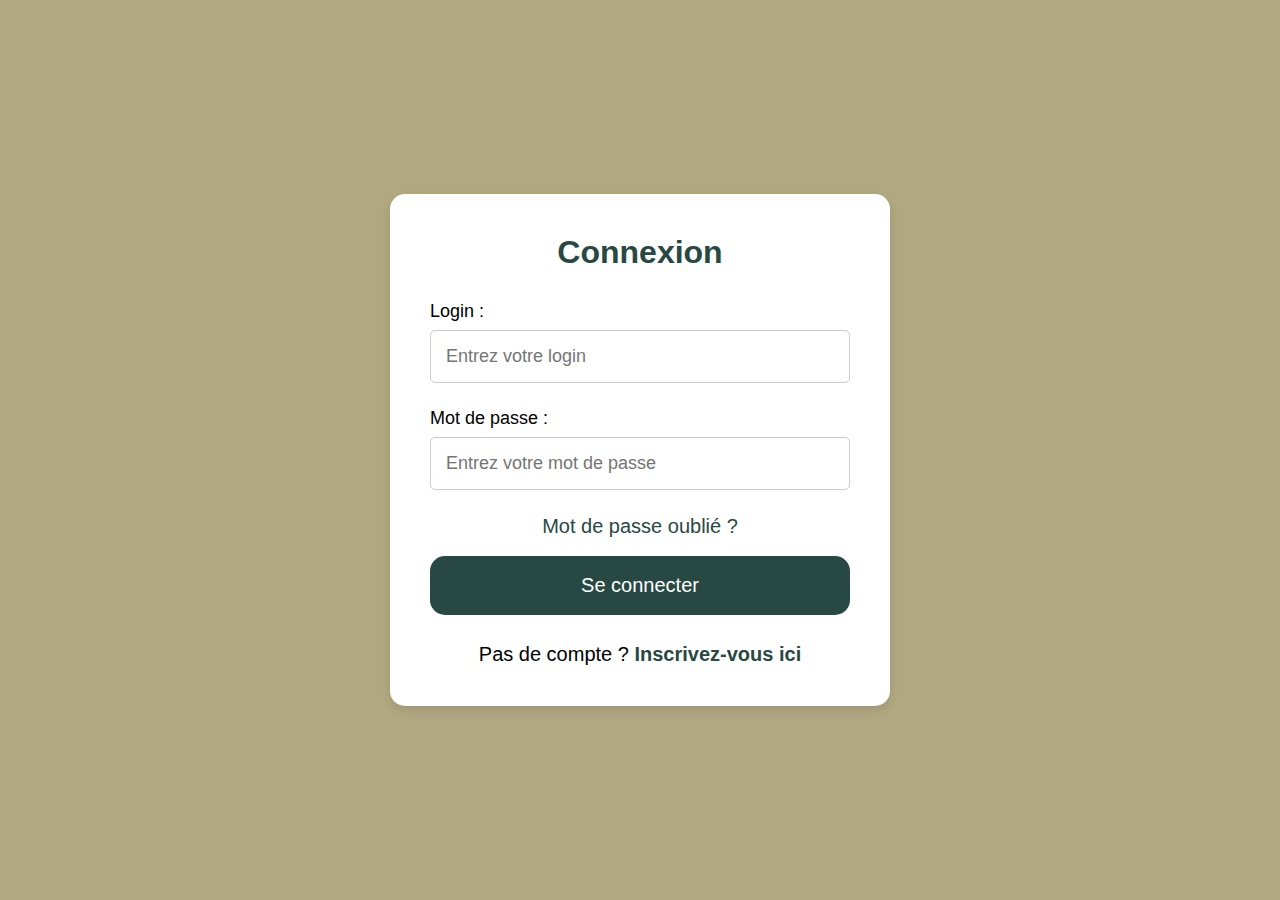
<file: site/login/index.html>
<!DOCTYPE html>
<html lang="fr">
<head>
    <meta charset="UTF-8">
    <title>Page de Connexion</title>
    <link rel="stylesheet" href="../ressources/style.css">
</head>
<body class="connexion">
<div class="login-form-container">
    <form class="login-form" action="login.php" method="POST">
        <h2>Connexion</h2>

        <div class="input-group">
            <label for="username">Login :</label>
            <input type="text" id="username" name="username" placeholder="Entrez votre login" required>
        </div>

        <div class="input-group">
            <label for="password">Mot de passe :</label>
            <input type="password" id="password" name="password" placeholder="Entrez votre mot de passe" required>
        </div>
        <div class="forgot-password">
            <a href="erreur.html">Mot de passe oublié ?</a>
        </div>

        <br>
        <button type="submit" class="btn-login">Se connecter</button>

        <br><br>
        <div class="sign-up-link">
            <p>Pas de compte ? <a href="../signup/index.html">Inscrivez-vous ici</a></p>
        </div>

    </form>
</div>
</body>
</html>
</file>
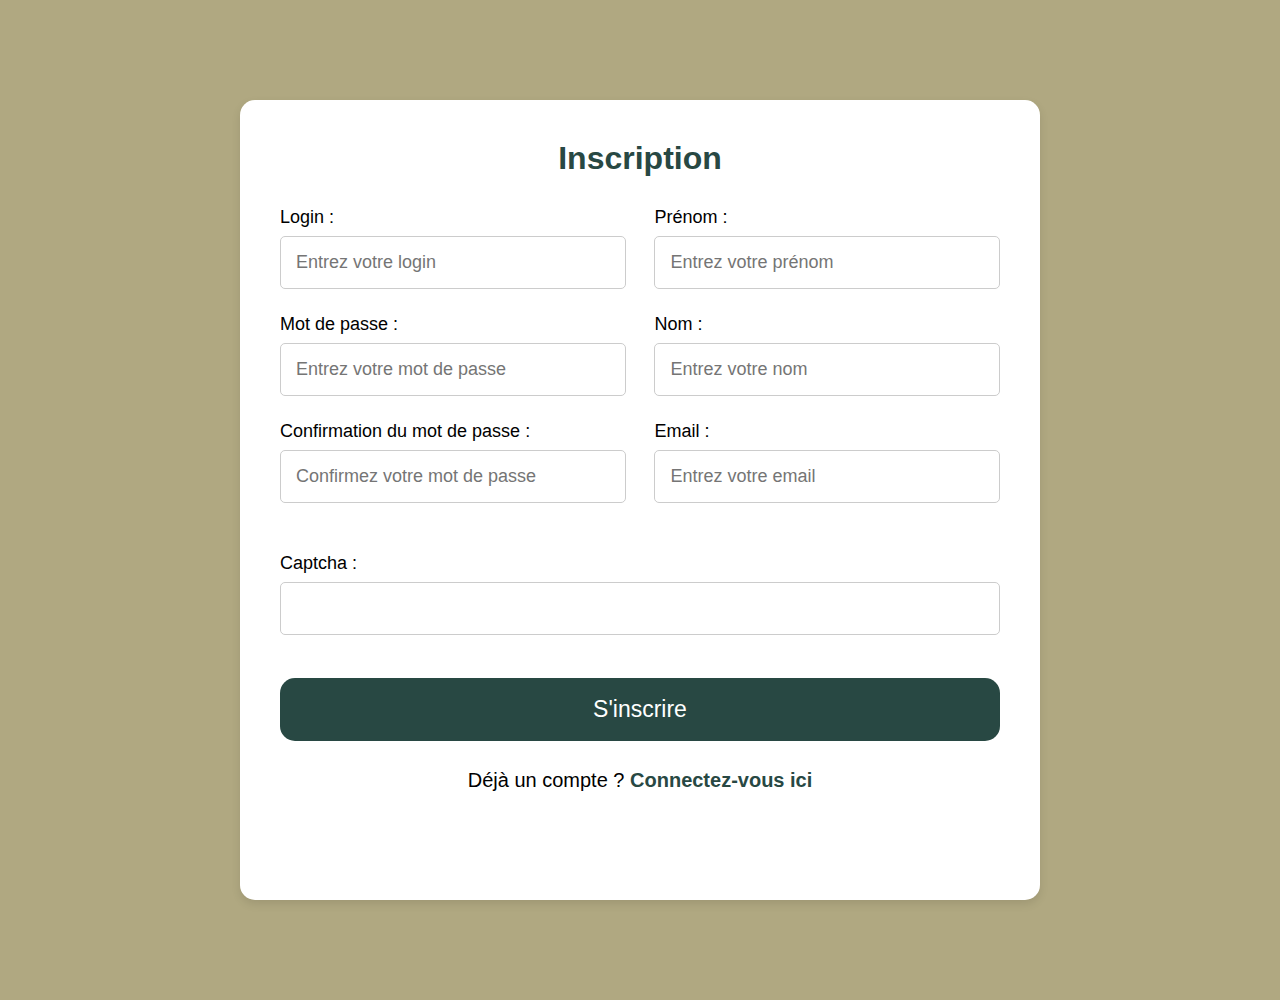
<file: site/signup/index.html>
<!DOCTYPE html>
<html lang="fr">
<head>
    <meta charset="UTF-8">
    <title>Page d'Inscription</title>
    <link rel="stylesheet" href="../ressources/style.css">
</head>
<body class="inscription">
<div class="signup-form-container">
    <form class="signup-form" action="signup.php" method="POST">
        <h2>Inscription</h2>
        <div class="form-content">
            <div class="left-column">
                <div class="input-group">
                    <label for="username">Login :</label>
                    <input type="text" id="username" name="username" placeholder="Entrez votre login" required>
                </div>

                <div class="input-group">
                    <label for="password">Mot de passe :</label>
                    <input type="password" id="password" name="password" placeholder="Entrez votre mot de passe" required>
                </div>

                <div class="input-group">
                    <label for="confirm-password">Confirmation du mot de passe :</label>
                    <input type="password" id="confirm-password" name="confirm-password" placeholder="Confirmez votre mot de passe" required>
                </div>
            </div>

            <div class="right-column">
                <div class="input-group">
                    <label for="first-name">Prénom :</label>
                    <input type="text" id="first-name" name="first-name" placeholder="Entrez votre prénom" required>
                </div>

                <div class="input-group">
                    <label for="last-name">Nom :</label>
                    <input type="text" id="last-name" name="last-name" placeholder="Entrez votre nom" required>
                </div>

                <div class="input-group">
                    <label for="email">Email :</label>
                    <input type="email" id="email" name="email" placeholder="Entrez votre email" required>
                </div>
            </div>
        </div>

        <div class="input-group captcha-group">
            <label for="captcha">Captcha :</label>
            <div class="captcha-container">
                <input type="text" id="captcha" name="captcha">
            </div>
        </div>

        <br>
        <button type="submit" class="btn-signup">S'inscrire</button>

        <br><br>
        <div class="login-link">
            <p>Déjà un compte ? <a href="../login/index.html">Connectez-vous ici</a></p>
        </div>
    </form>
</div>
</body>
</html>
</file>
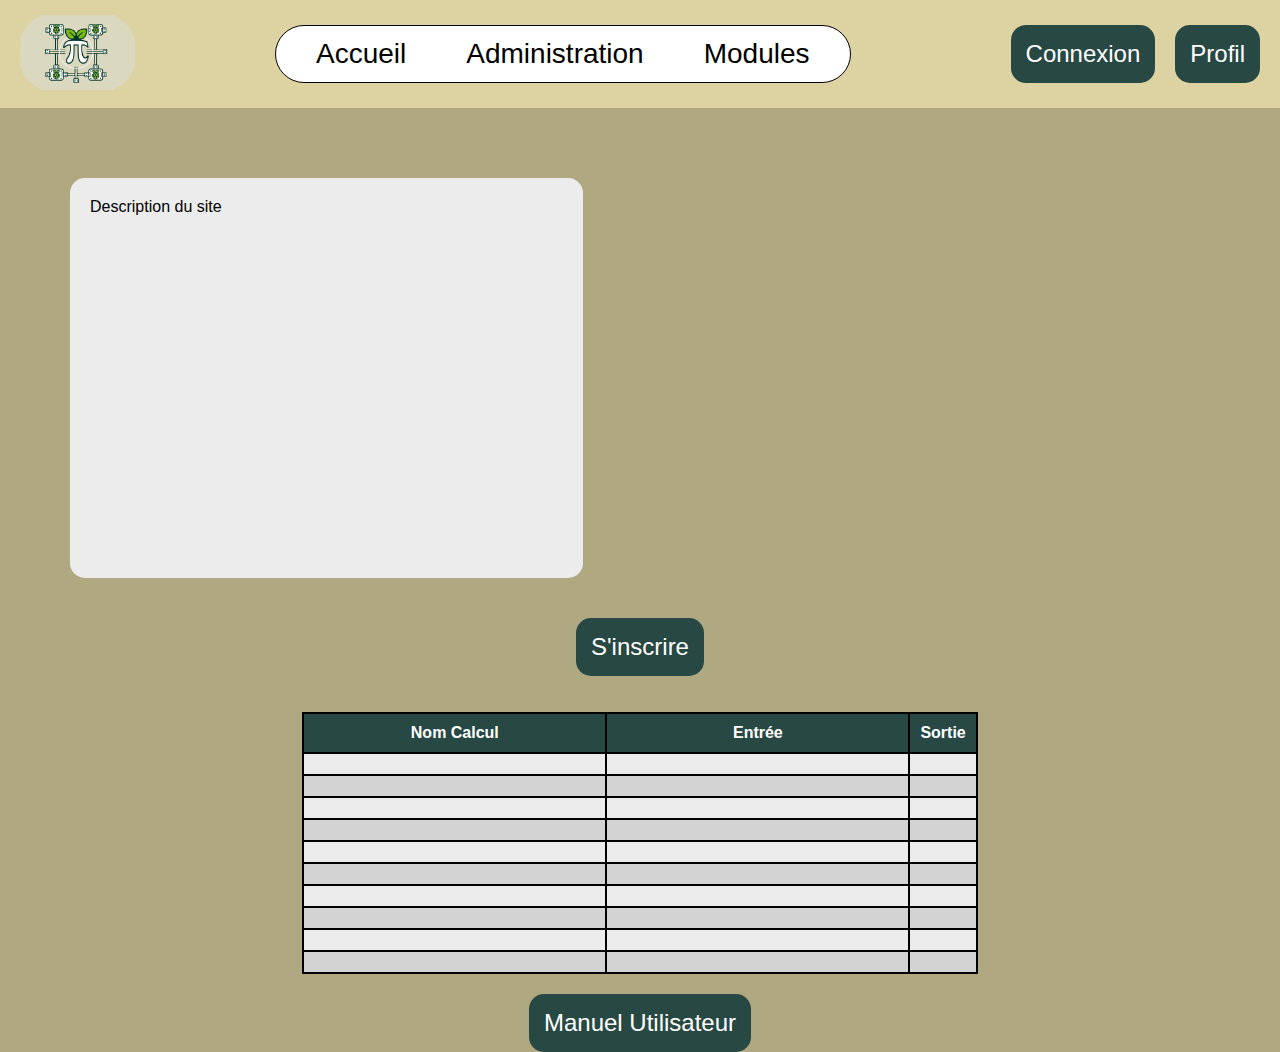
<file: docs/conception/conception_web/site_statique/index.html>
<!DOCTYPE html>
<html lang="fr">
<head>
    <meta charset="UTF-8">
    <title>Accueil</title>
    <link rel="stylesheet" href="ressources/style.css">
</head>
<body>
<header>
    <nav class="nav">
        <a href="#">
            <div class="logo">
                <img src="ressources/img/logo.png" alt="logo du site">
            </div>
        </a>
        <div class="menu">
            <a href="#">Accueil</a>
            <a href="administration/index.html">Administration</a>
            <a href="modules/index.html">Modules</a>
        </div>
        <div class="login">
            <a href="./login/index.html">Connexion</a>
            <a href="./profil/index.html">Profil</a>
        </div>
    </nav>
</header>

<div class="content">
    <div class="video-description">
        <div class="description">
            Description du site
        </div>
        <div class="video">
            <iframe width="560" height="315" src="https://www.youtube.com/" style="border: none;" allow="accelerometer; autoplay; encrypted-media; gyroscope; picture-in-picture" allowfullscreen></iframe>
        </div>
    </div>
</div>
<div class="signup-button">
    <a href="./signup/index.html" class="btn-inscription">S'inscrire</a>
</div>
<br><br>
<div class="ten_last_calcul">
    <table>
        <thead>
        <tr>
            <th>Nom Calcul</th>
            <th>Entrée</th>
            <th>Sortie</th>
        </tr>
        </thead>
        <tbody>
        <tr>
            <td></td>
            <td></td>
            <td></td>
        </tr>
        <tr>
            <td></td>
            <td></td>
            <td></td>
        </tr>
        <tr>
            <td></td>
            <td></td>
            <td></td>
        </tr>
        <tr>
            <td></td>
            <td></td>
            <td></td>
        </tr>
        <tr>
            <td></td>
            <td></td>
            <td></td>
        </tr>
        <tr>
            <td></td>
            <td></td>
            <td></td>
        </tr>
        <tr>
            <td></td>
            <td></td>
            <td></td>
        </tr>
        <tr>
            <td></td>
            <td></td>
            <td></td>
        </tr>
        <tr>
            <td></td>
            <td></td>
            <td></td>
        </tr>
        <tr>
            <td></td>
            <td></td>
            <td></td>
        </tr>
        </tbody>
    </table>
</div>

<div class="manual-button">
    <a href="#" class="btn-manual">Manuel Utilisateur</a>
</div>
<footer>

</footer>
</body>
</html>
</file>
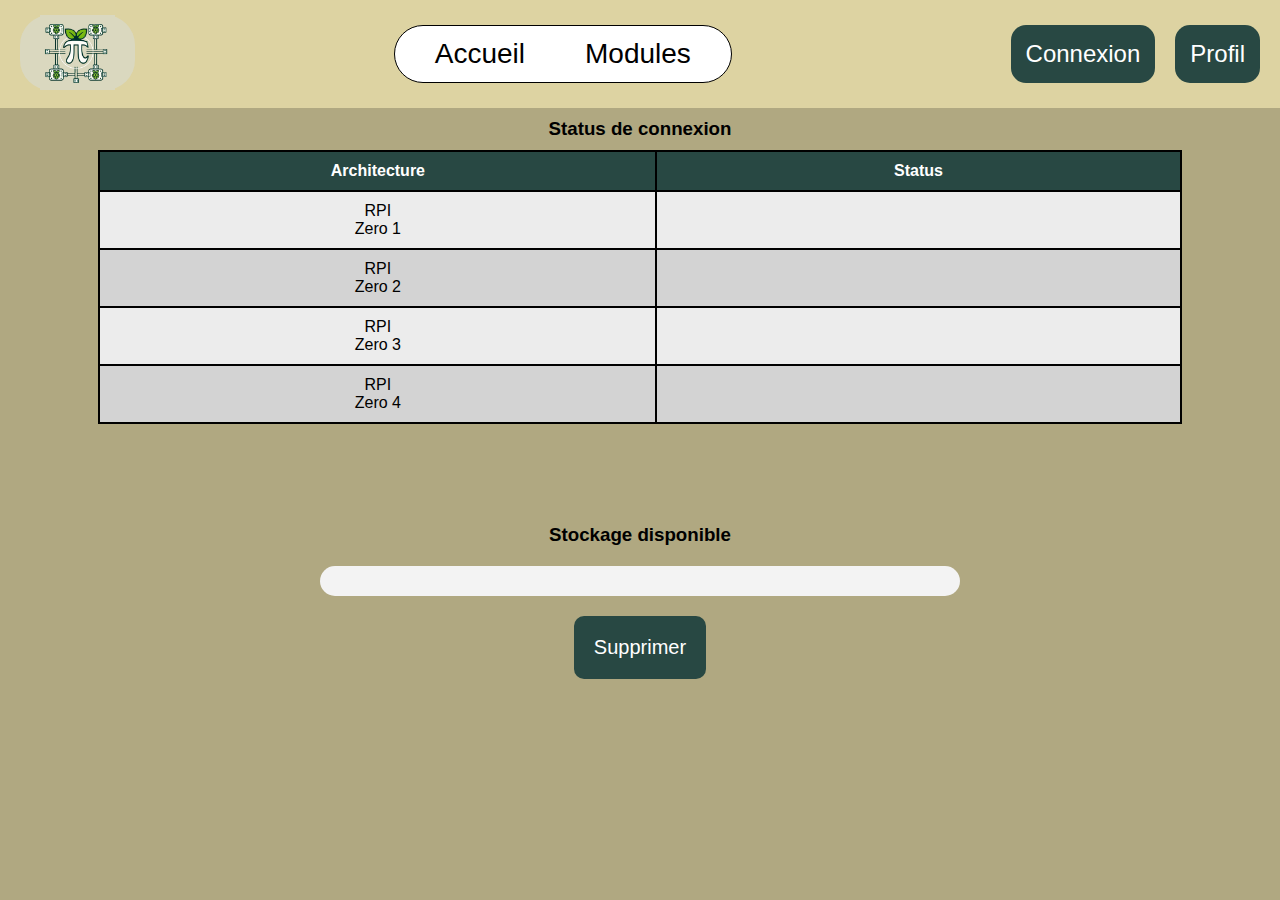
<file: docs/conception/conception_web/site_statique/administration/index.html>
<!DOCTYPE html>
<html lang="en">
<head>
    <meta charset="UTF-8">
    <title>Title</title>
    <link rel="stylesheet" href="../ressources/style.css">
</head>
<body>
    <header>
        <nav class="nav">
            <a href="../index.html">
                <div class="logo">
                    <img src="../ressources/img/logo.png" alt="logo du site">
                </div>
            </a>
            <div class="menu">
                <a href="../index.html">Accueil</a>
                <a href="../modules/index.html">Modules</a>
            </div>
            <div class="login">
                <a href="./login/index.html">Connexion</a>
                <a href="../profil/index.html">Profil</a>
            </div>
        </nav>
    </header>
    <div class="connexion-state">
        <h3>Status de connexion</h3>
        <div class="table">
            <table>
                <thead>
                    <tr>
                        <th>Architecture</th>
                        <th>Status</th>
                    </tr>
                </thead>
                <tbody>
                    <tr>
                        <td>RPI Zero 1</td>
                        <td></td>
                    </tr>
                    <tr>
                        <td>RPI Zero 2</td>
                        <td></td>
                    </tr>
                    <tr>
                        <td>RPI Zero 3</td>
                        <td></td>
                    </tr>
                    <tr>
                        <td>RPI Zero 4</td>
                        <td></td>
                    </tr>
                </tbody>
            </table>
        </div>
    </div>
    <div class="stockage">
        <h3 class="stockage">Stockage disponible</h3>
        <div class="progress-container">
            <div class="progress-bar" id="progressBar"></div>
        </div>
        <a href="#">Supprimer</a>
    </div>
</body>
</html>
</file>
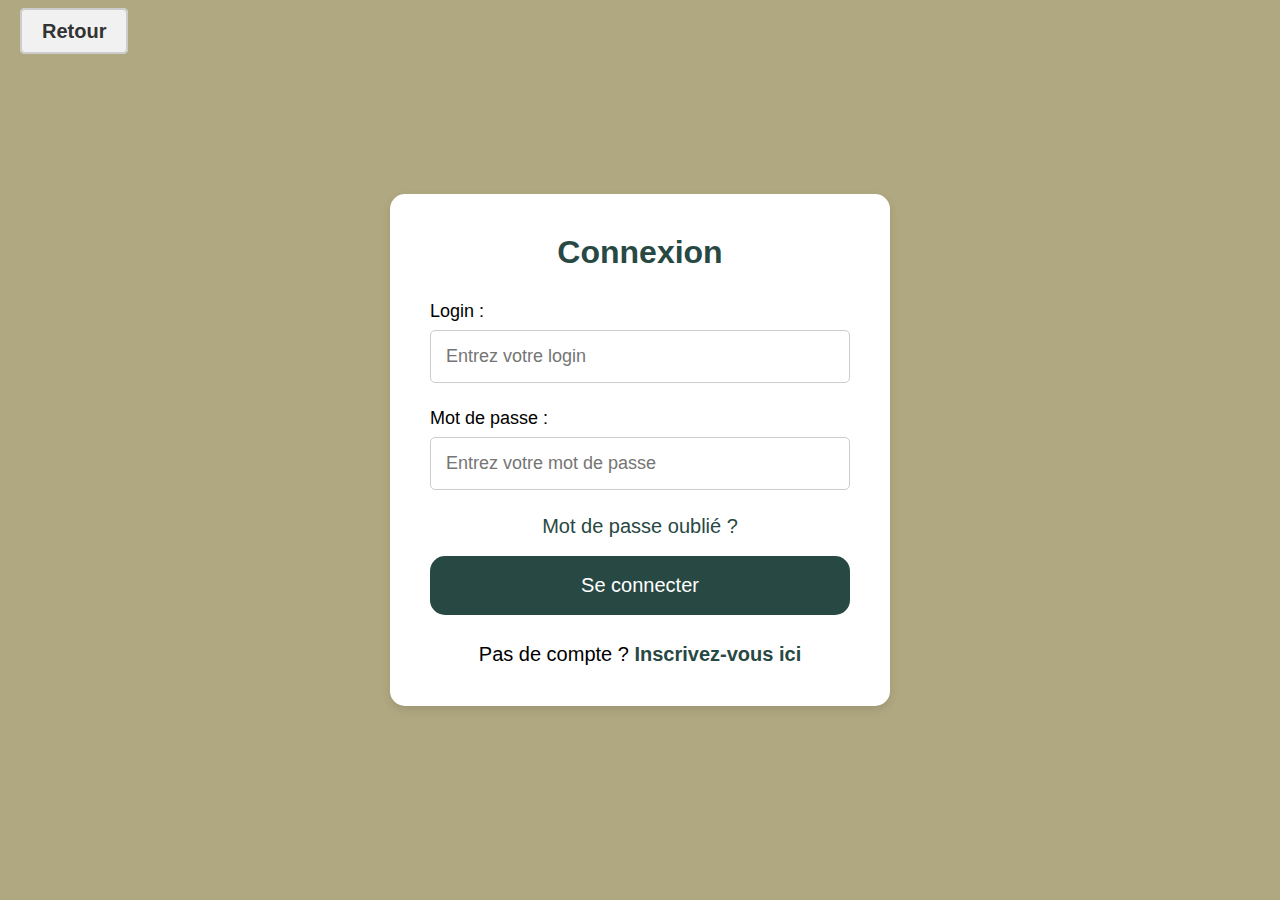
<file: docs/conception/conception_web/site_statique/login/index.html>
<!DOCTYPE html>
<html lang="fr">
<head>
    <meta charset="UTF-8">
    <title>Page de Connexion</title>
    <link rel="stylesheet" href="../ressources/style.css">
</head>
<body class="connexion">
<div class="back-button">
    <a href="../index.html">Retour</a>
</div>
<div class="login-form-container">
    <form class="login-form">
        <h2>Connexion</h2>

        <div class="input-group">
            <label for="username">Login :</label>
            <input type="text" id="username" name="username" placeholder="Entrez votre login" required>
        </div>

        <div class="input-group">
            <label for="password">Mot de passe :</label>
            <input type="password" id="password" name="password" placeholder="Entrez votre mot de passe" required>
        </div>
        <div class="forgot-password">
            <a href="erreur.html">Mot de passe oublié ?</a>
        </div>

        <br>
        <button type="submit" class="btn-login">Se connecter</button>

        <br><br>
        <div class="sign-up-link">
            <p>Pas de compte ? <a href="../signup/index.html">Inscrivez-vous ici</a></p>
        </div>

    </form>
</div>
</body>
</html>
</file>
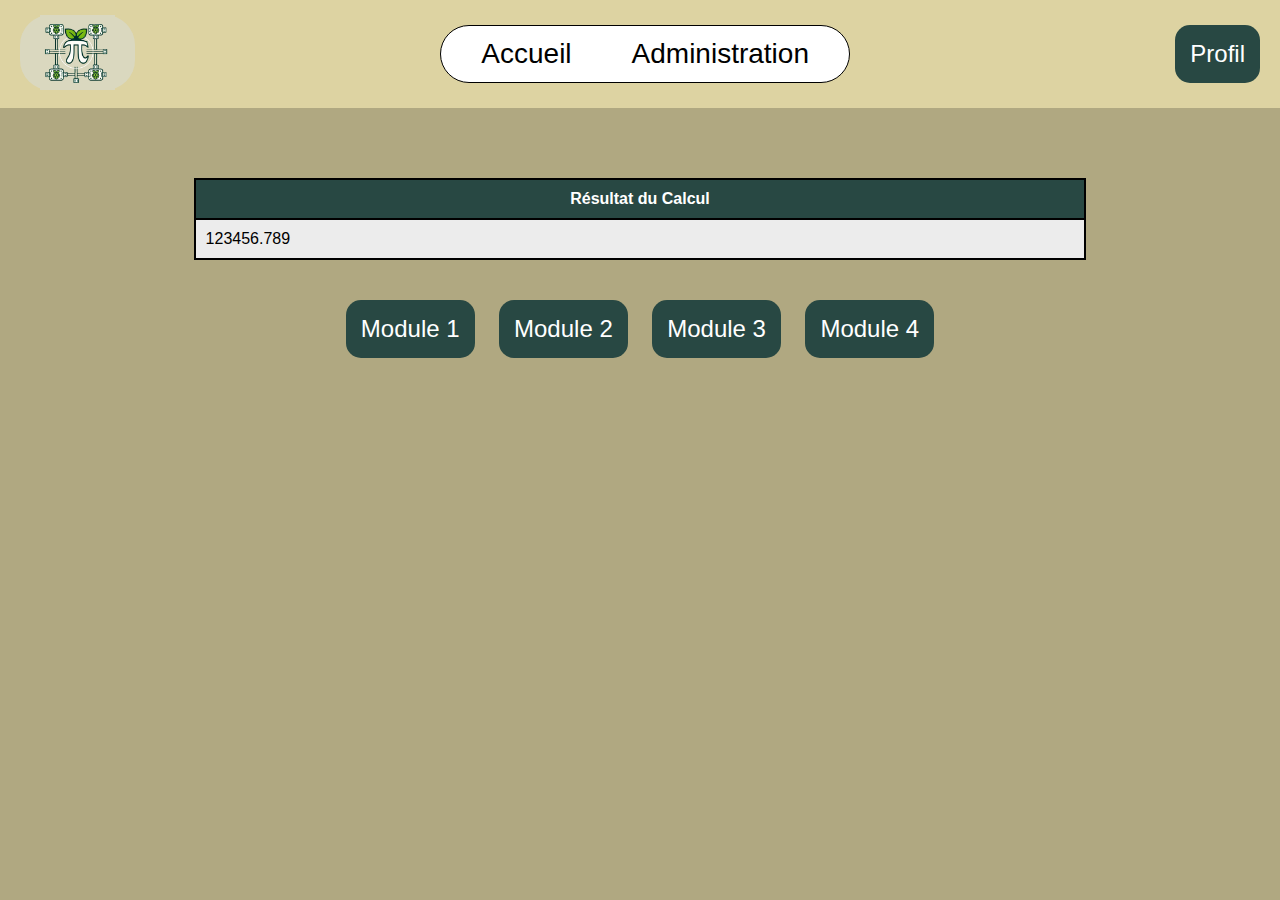
<file: docs/conception/conception_web/site_statique/modules/index.html>
<!DOCTYPE html>
<html lang="en">
<head>
    <meta charset="UTF-8">
    <title>Title</title>
    <link rel="stylesheet" href="../ressources/style.css">
</head>
<body>
<header>
    <nav class="nav">
        <a href="../index.html">
            <div class="logo">
                <img src="../ressources/img/logo.png" alt="logo du site">
            </div>
        </a>
        <div class="menu">
            <a href="../index.html">Accueil</a>
            <a href="../administration/index.html">Administration</a>
        </div>
        <div class="login">
            <a href="../profil/index.html">Profil</a>
        </div>
    </nav>
</header>

<div class="centered_content">
    <div class="calcul-result">
        <table>
            <thead>
            <tr><th>Résultat du Calcul</th></tr>
            </thead>
            <tbody>
            <tr><td>123456.789</td></tr>
            </tbody>
        </table>
    </div>
</div>

<div class="module-select-button">
    <a href="#" class="btn-module-select">Module 1</a>
    <a href="#" class="btn-module-select">Module 2</a>
    <a href="#" class="btn-module-select">Module 3</a>
    <a href="#" class="btn-module-select">Module 4</a>
</div>

<!-- Popup et overlay -->
<div class="popup-overlay"></div>
<div class="popup">
    <div class="popup-title">Entrée(s) du programme</div>
    <p>Entrez un chiffre :</p>
    <input type="number" placeholder="Exemple : 42">
    <div class="popup-buttons">
        <a href="#" class="btn-ok">OK</a>
        <a href="#" class="btn-cancel">Annuler</a>
    </div>
</div>

<script>
    // Sélection des éléments
    const moduleButtons = document.querySelectorAll('.btn-module-select');
    const popup = document.querySelector('.popup');
    const popupOverlay = document.querySelector('.popup-overlay');
    const btnOk = document.querySelector('.btn-ok');
    const btnCancel = document.querySelector('.btn-cancel');

    // Fonction pour ouvrir le popup
    const openPopup = () => {
        popup.style.display = 'block';
        popupOverlay.style.display = 'block';
    };

    // Fonction pour fermer le popup
    const closePopup = () => {
        popup.style.display = 'none';
        popupOverlay.style.display = 'none';
    };

    // Attacher les événements d'ouverture aux boutons module
    moduleButtons.forEach(button => {
        button.addEventListener('click', (e) => {
            e.preventDefault(); // Empêche la redirection
            openPopup();
        });
    });

    // Attacher les événements de fermeture aux boutons OK et Annuler
    btnOk.addEventListener('click', closePopup);
    btnCancel.addEventListener('click', closePopup);

    // Fermer le popup si on clique en dehors
    popupOverlay.addEventListener('click', closePopup);
</script>

</body>
</html>
</file>
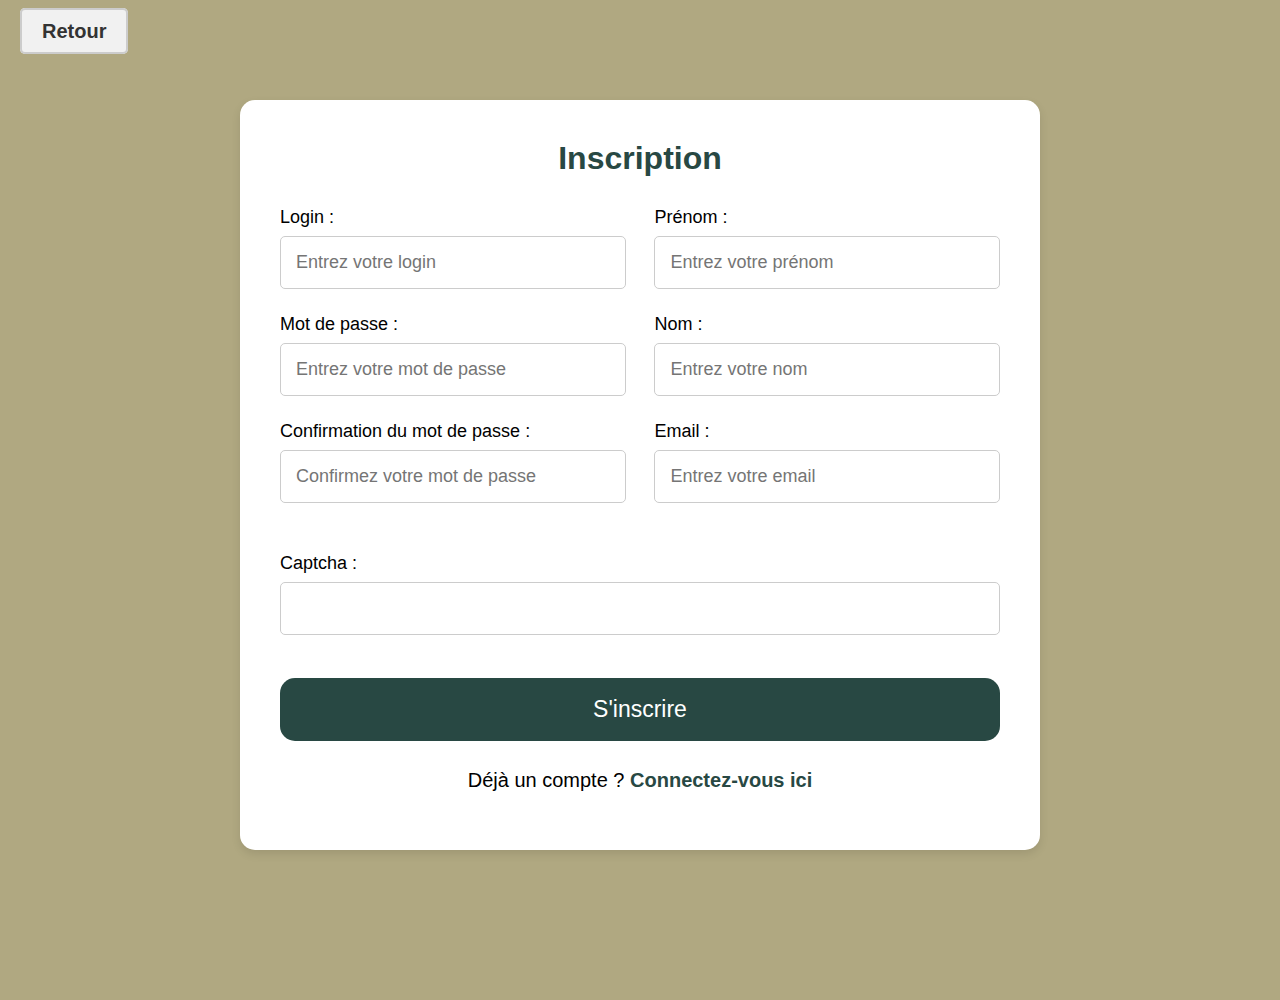
<file: docs/conception/conception_web/site_statique/signup/index.html>
<!DOCTYPE html>
<html lang="fr">
<head>
  <meta charset="UTF-8">
  <title>Page d'Inscription</title>
  <link rel="stylesheet" href="../ressources/style.css">
</head>
<body class="inscription">
<div class="back-button">
  <a href="../index.html">Retour</a>
</div>
<div class="signup-form-container">
  <form class="signup-form">
    <h2>Inscription</h2>
    <div class="form-content">
      <div class="left-column">
        <div class="input-group">
          <label for="username">Login :</label>
          <input type="text" id="username" name="username" placeholder="Entrez votre login" required>
        </div>

        <div class="input-group">
          <label for="password">Mot de passe :</label>
          <input type="password" id="password" name="password" placeholder="Entrez votre mot de passe" required>
        </div>

        <div class="input-group">
          <label for="confirm-password">Confirmation du mot de passe :</label>
          <input type="password" id="confirm-password" name="confirm-password" placeholder="Confirmez votre mot de passe" required>
        </div>
      </div>

      <div class="right-column">
        <div class="input-group">
          <label for="first-name">Prénom :</label>
          <input type="text" id="first-name" name="first-name" placeholder="Entrez votre prénom" required>
        </div>

        <div class="input-group">
          <label for="last-name">Nom :</label>
          <input type="text" id="last-name" name="last-name" placeholder="Entrez votre nom" required>
        </div>

        <div class="input-group">
          <label for="email">Email :</label>
          <input type="email" id="email" name="email" placeholder="Entrez votre email" required>
        </div>
      </div>
    </div>

    <div class="input-group captcha-group">
      <label for="captcha">Captcha :</label>
      <div class="captcha-container">
        <input type="text" id="captcha" name="captcha">
      </div>
    </div>

    <br>
    <button type="submit" class="btn-signup">S'inscrire</button>

    <br><br>
    <div class="login-link">
      <p>Déjà un compte ? <a href="../login/index.html">Connectez-vous ici</a></p>
    </div>
  </form>
</div>
</body>
</html>
</file>
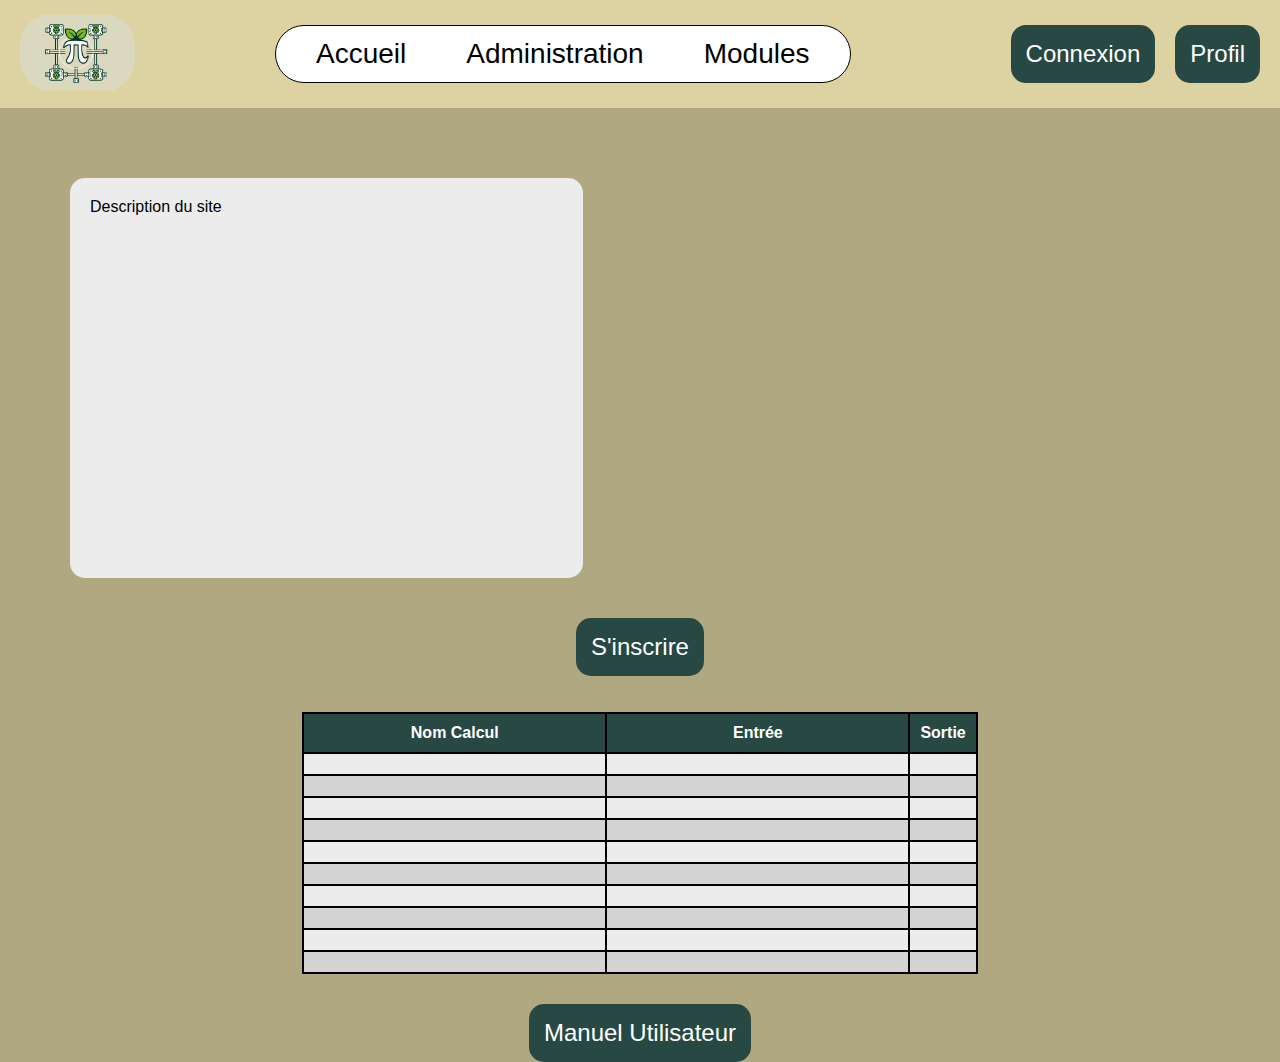
<file: docs/conception/conception_web/site_statique/site_statique/index.html>
<!DOCTYPE html>
<html lang="fr">
<head>
    <meta charset="UTF-8">
    <title>Title</title>
    <link rel="stylesheet" href="ressources/style.css">
</head>
<body>
<header>
    <nav class="nav">
        <a href="#">
            <div name="logo" class="logo">
                <img src="ressources/img/logo.png" alt="logo du site">
            </div>
        </a>
        <div name="menu" class="menu">
            <a href="#">Accueil</a>
            <a href="#">Administration</a>
            <a href="#">Modules</a>
        </div>
        <div name="login" class="login">
            <a href="./login/connexion.html">Connexion</a>
            <a href="#">Profil</a>
        </div>
    </nav>
</header>

<div class="content">
    <div class="video-description">
        <div class="description">
            Description du site
        </div>
        <div class="video">
            <iframe width="560" height="315" src="https://www.youtube.com/" frameborder="0" allow="accelerometer; autoplay; encrypted-media; gyroscope; picture-in-picture" allowfullscreen></iframe>
        </div>
    </div>
</div>
<div class="signup-button">
    <a href="./login/inscription.html" class="btn-inscription">S'inscrire</a>
</div>
<br><br>
<div name="ten_last_calcul" class="ten_last_calcul">
    <table>
        <thead>
        <th>Nom Calcul</th>
        <th>Entrée</th>
        <th>Sortie</th>
        </thead>
        <tbody>
        <tr>
            <td></td>
            <td></td>
            <td></td>
        </tr>
        <tr>
            <td></td>
            <td></td>
            <td></td>
        </tr>
        <tr>
            <td></td>
            <td></td>
            <td></td>
        </tr>
        <tr>
            <td></td>
            <td></td>
            <td></td>
        </tr>
        <tr>
            <td></td>
            <td></td>
            <td></td>
        </tr>
        <tr>
            <td></td>
            <td></td>
            <td></td>
        </tr>
        <tr>
            <td></td>
            <td></td>
            <td></td>
        </tr>
        <tr>
            <td></td>
            <td></td>
            <td></td>
        </tr>
        <tr>
            <td></td>
            <td></td>
            <td></td>
        </tr>
        <tr>
            <td></td>
            <td></td>
            <td></td>
        </tr>
        </tbody>
    </table>
</div>

<div class="manual-button">
    <a href="#" class="btn-manual">Manuel Utilisateur</a>
</div>
<footer>

</footer>
</body>
</html>
</file>
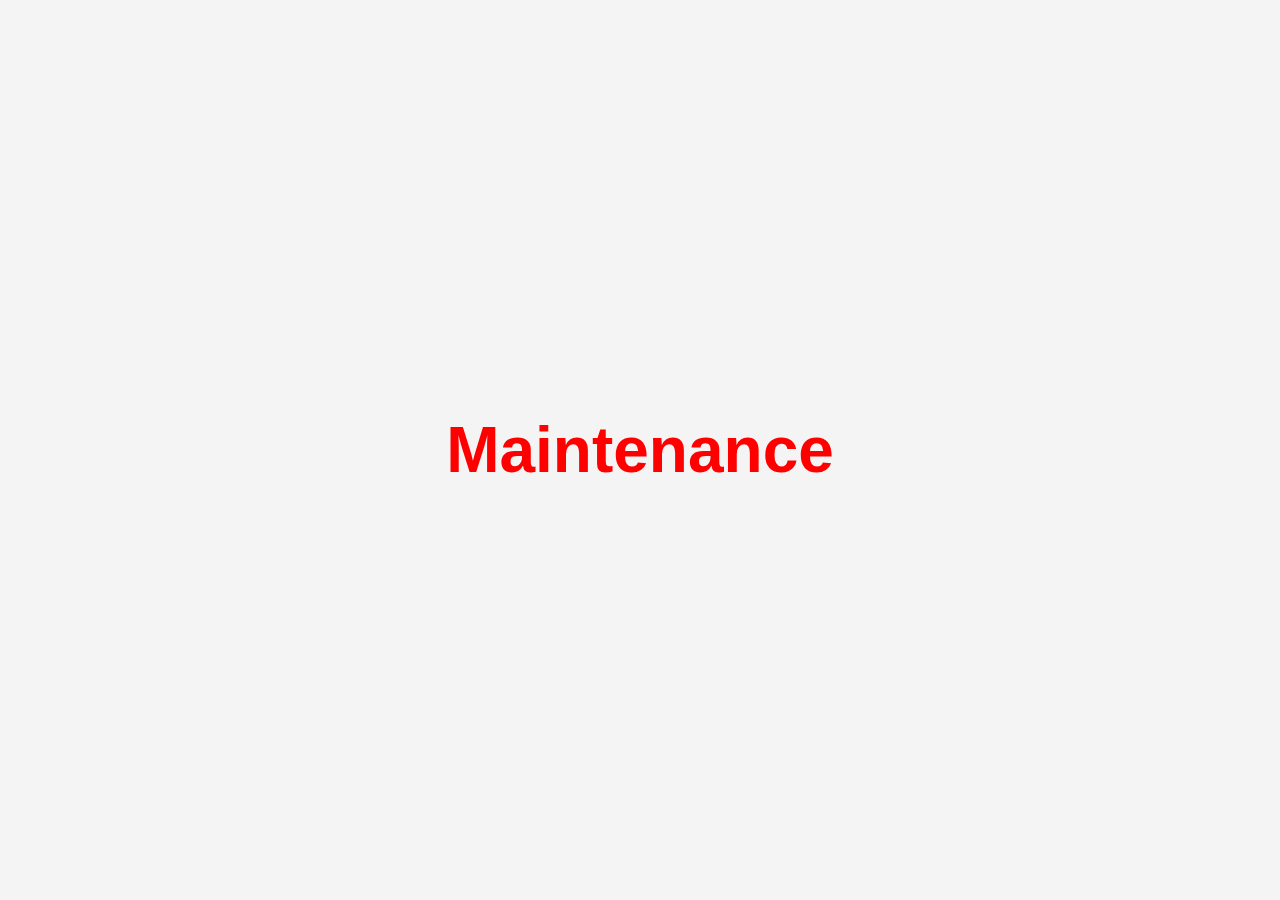
<file: site/login/maintenance.html>
<!DOCTYPE html>
<html lang="fr">
<head>
    <meta charset="UTF-8">
    <title>Maintenance</title>
    <style>
        body {
            font-family: Arial, sans-serif;
            display: flex;
            justify-content: center;
            align-items: center;
            height: 100vh;
            margin: 0;
            background-color: #f4f4f4;
        }
        h1 {
            font-size: 4rem;
            color: #ff0000;
            text-align: center;
        }
    </style>
</head>
<body>
    <h1>Maintenance</h1>
</body>
</html>
</file>
<file: site/ressources/style.css>
* {
  margin: 0;
  padding: 0;
  box-sizing: border-box;
  font-family: Arial, sans-serif;
}

body{
  background-color: #b0a881;
}
/* Accueil */

.nav{
  display: flex;
  /*background-color: #DAD8BF;*/
  justify-content: space-between;
  padding: 15px 0;
  background-color: #ddd3a2;
}

.logo{
    display: flex;
    align-items: center;

    background-color: #DAD8BF;
    margin-left: 20px;
    padding: 0 20px;
    border-radius: 30px;
  }
  
  .logo img{
    width: 75px;
  }

.menu{
  display: flex;
  margin: 10px;
  align-items: center;

  background-color: white;
  border-radius: 30px;
  border: 1px solid black;
  padding: 10px;
}

.menu a {
  text-decoration: none;
  color: black;
  font-size: 28px;

  margin: 0 30px;
}

.menu a:hover{
  color: gray;
}

.login{
  display: flex;
  align-items: center;
  text-align: right;

  margin: 10px;
}

.login a {
  text-decoration: none;
  color: white;
  font-size: 24px;

  background-color: #284843;
  padding: 15px;
  border-radius: 15px;

  margin-left: 10px;
  margin-right: 10px;
}

.login a:hover{
  color: yellow;
}



table, th, td{
  border: 2px solid black;
  border-collapse: collapse;
  text-align: center; /* Centre le texte horizontalement dans les cellules */
  vertical-align: middle; /* Centre le texte verticalement dans les cellules */
}

table{
  border-radius: 15px;
  table-layout: fixed;
}

td, th{
  padding: 10px;
  width: 45%;
}

th{
  background-color: #284843;
  color: white;
  text-align: center;  /* Assure que l'entête est centré */
}

tbody tr:nth-child(odd) {
  background-color: #ECECEC;
}

tbody tr:nth-child(even) {
  background-color: lightgray;
}

.ten_last_calcul, .calcul-result{
  display: flex;
  align-items: center;
  justify-content: center;
  flex-direction: column;
  height: 100%;
  width: 100%;
  box-sizing: border-box;
}

.calcul-result table {
  width: 90%;
}

.calcul-result table td {
  text-align: left;
}

.calcul-result{
  width: 80%;
  height: 60%;
}

.centered_content {
  display: flex;
  justify-content: center;
  padding: 20px;
  margin-top: 50px;
}

.ten_last_calcul table{
  width: 80%;
}

/* Vidéo et la description */
.content {
  display: flex;
  justify-content: space-between;
  padding: 20px;
  margin-top: 50px;
}

.video-description {
  display: flex;
  justify-content: space-between;
  align-items: flex-start;
  width: 100%;
}

.description {
  width: 45%;
  padding: 20px;
  background-color: #ececec;
  border-radius: 15px;
  margin-right: 10px;
  margin-left: 50px;
  height: 100%;
}

.video {
  display: flex;
  justify-content: center;
  align-items: center;
  width: 50%;
  margin: 0 50px;
}
.video iframe {
  width: 90%;
  height: 400px;
  border-radius: 15px;
  margin-top: 0;
}
/* Bouton inscription sur la page accueil */
.signup-button, .manual-button, .module-select-button {
  text-align: center;
  margin-top: 20px;
}

.btn-inscription, .btn-manual, .btn-module-select {
  text-decoration: none;
  color: white;
  font-size: 24px;
  background-color: #284843;
  padding: 15px;
  border-radius: 15px;
  margin-left: 10px;
  margin-right: 10px;
  display: inline-block;
  transition: background-color 0.3s ease;
}

.btn-inscription:hover, .btn-manual:hover, .btn-module-select:hover {
  color: yellow;
}

/* La page de connexion */
body.connexion {
  display: flex;
  justify-content: center;
  align-items: center;
  height: 100vh;
}

body.connexion .login-form-container {
  background-color: #fff;
  padding: 40px;
  border-radius: 15px;
  width: 100%;
  max-width: 500px;
  box-shadow: 0 4px 10px rgba(0, 0, 0, 0.1);
}

.login-form h2 {
  text-align: center;
  font-size: 32px;
  margin-bottom: 30px;
  color: #284843;
}

.input-group {
  margin-bottom: 25px;
}

.input-group label {
  display: block;
  font-size: 18px;
  margin-bottom: 8px;
}

.input-group input {
  width: 100%;
  padding: 15px;
  font-size: 18px;
  border-radius: 5px;
  border: 1px solid #ccc;
  box-sizing: border-box;
}

.input-group input:focus {
  outline: none;
  border-color: #284843;
}

/* Style du bouton de connexion agrandi */
.btn-login {
  width: 100%;
  padding: 18px;
  background-color: #284843;
  color: white;
  font-size: 20px;
  border-radius: 15px;
  border: none;
  cursor: pointer;
  transition: background-color 0.3s ease;
}

.btn-login:hover {
  color : yellow;
}
/* "Mot de passe oublié ?" */
.forgot-password {
  text-align: center;
  margin-top: 10px;
}

.forgot-password a {
  text-decoration: none;
  color: #284843;
  font-size: 20px;
}

.forgot-password a:hover {
  color: #45a049;
}
/* " Pas de compte ?" */
.sign-up-link {
  text-align: center;  /* Centre le texte */
  margin-top: 10px;
  font-size: 20px;
}

.sign-up-link a {
  color: #284843;  /* Couleur du lien */
  text-decoration: none;
  font-weight: bold;
}

.sign-up-link a:hover {
  color: #45a049;
}
/* Page d'inscription */
body.inscription {
  display: flex;
  justify-content: center;
  margin-top: 100px;
  /*align-items: center;*/
  height: 100vh;
}

/* Conteneur du formulaire d'inscription */
.signup-form-container {
  background-color: #fff;
  padding: 40px;
  border-radius: 15px;
  width: 80%;
  max-width: 800px;
  max-height: 750px;
  box-shadow: 0 4px 10px rgba(0, 0, 0, 0.1);
  min-height: 800px; /* Augmenter la hauteur minimale */
}


.signup-form-container form{
  max-height: 500px;
}

.signup-form h2 {
  text-align: center;
  font-size: 32px;
  margin-bottom: 30px;
  color: #284843;
}

/* Organisation du formulaire en 2 colonnes */
.form-content {
  display: flex;
  justify-content: space-between;
}

.left-column,
.right-column {
  width: 48%;
}

.input-group {
  margin-bottom: 25px;
}

.input-group label {
  display: block;
  font-size: 18px;
  margin-bottom: 8px;
}

.input-group input {
  width: 100%;
  padding: 15px;
  font-size: 18px;
  border-radius: 5px;
  border: 1px solid #ccc;
  box-sizing: border-box;
}

.input-group input:focus {
  outline: none;
  border-color: #284843;
}

.captcha-group {
  margin-top: 25px;
}

.captcha-container {
  display: flex;
  align-items: center;
  justify-content: space-between;
}

.captcha-image {
  margin-right: 10px;
  width: 120px;
  height: 40px;
}

.btn-signup {
  width: 100%;
  padding: 18px;
  background-color: #284843;
  color: white;
  font-size: 23px;
  border-radius: 15px;
  border: none;
  cursor: pointer;
  transition: background-color 0.3s ease;
}

.btn-signup:hover {
  color : yellow;
}

.login-link {
  text-align: center;
  margin-top: 10px;
  font-size: 20px;
}

.login-link a {
  color: #284843;
  text-decoration: none;
  font-weight: bold;
}

.login-link a:hover {
  color: #45a049;
}
/* Page profil */
.container-profil {
  max-width: 800px;
  margin: 50px auto;
  padding: 20px;
  background-color: #fff;
  border-radius: 15px;
  box-shadow: 0 4px 10px rgba(0, 0, 0, 0.1);
}

h1 {
  text-align: center;
  font-size: 32px;
  margin-bottom: 30px;
  color: #284843;
}

.profile-item {
  display: flex;
  justify-content: space-between;
  font-size: 18px;
  margin: 15px 0;
  padding: 10px;
  border: 1px solid #ddd;
  border-radius: 8px;
}

.profile-item .label {
  font-weight: bold;
  color: #284843;
}

.profile-item a{
  text-decoration: none;
  color: white;
}
.profile-item span {
  font-size: 18px;
  color: #333;
}

.profile-item button {
  background-color: #284843;
  color: white;
  padding: 10px 20px;
  border-radius: 5px;
  border: none;
  cursor: pointer;
  font-size: 16px;
  transition: background-color 0.3s;
}

.profile-item button:hover {
  color: yellow;
}

/* Administration */

.connexion-state{
  display: flex;
  flex-direction: column;
  justify-content: center;
  align-items: center;
  text-align: center;

  margin-bottom: 100px ;
}

.connexion-state h3{
  margin: 10px 0;
}

.connexion-state td{
  padding: 10px 250px
}

.stockage {
  display: flex;
  flex-direction: column; /* Aligne les éléments verticalement */
  justify-content: center; /* Centre le contenu verticalement */
  align-items: center; /* Centre le contenu horizontalement */
  text-align: center; /* Centre le texte du h3 */
}

/* Conteneur de la barre de progression */
.progress-container {
  width: 75%; /* Ajuste la largeur du conteneur (vous pouvez réduire ou augmenter selon le besoin) */
  background-color: #f3f3f3;
  border-radius: 20px;
  margin: 20px 0; /* Espace autour de la barre */
  display: flex;
  justify-content: space-between; /* Sépare la barre et le texte */
  align-items: center;
  padding: 5px; /* Pour éviter que le texte touche les bords du conteneur */
}

/* Style de la barre de progression */
.progress-bar {
  width: 0%; /* Commence avec 0% de largeur (à ajuster avec le script ou autre logique) */
  height: 30px;
  border-radius: 20px;
  text-align: center;
  line-height: 30px;
  font-weight: bold;
}

/* Style du texte */
.progress-text {
  font-size: 14px; /* Ajustez la taille du texte si nécessaire */
  padding: 0 10px; /* Un peu d'espace à gauche du texte */
}

.stockage a{
  text-decoration: none;
  color: white;
  background-color: #284843;
  padding: 20px;
  border-radius: 10px;

  font-size: 20px
}

/* Styles pour le popup */
.popup {
  display: none;
  position: fixed;
  top: 50%;
  left: 50%;
  transform: translate(-50%, -50%);
  background-color: white;
  padding: 20px;
  box-shadow: 0px 4px 6px rgba(0, 0, 0, 0.1);
  border-radius: 8px;
  z-index: 1000;
}

.popup-title {
  font-size: 24px;
  font-weight: bold;
  margin-bottom: 15px;
  text-align: center;
}

.popup input {
  margin-bottom: 20px;
  width: 100%;
  padding: 10px;
  font-size: 16px;
  box-sizing: border-box;
}

.popup-buttons {
  display: flex;
  justify-content: center;
  gap: 20px;
}

/* Styles pour les boutons */
.popup-buttons > a {
  text-decoration: none;
  color: white;
  font-size: 16px;
  background-color: #284843;
  padding: 10px;
  border-radius: 10px;
  margin-left: 6px;
  margin-right: 6px;
  display: inline-block;
  transition: background-color 0.3s ease;
}

.popup-buttons > a:hover {
  color: yellow;
}

/* Arrière-plan semi-transparent pour le popup */
.popup-overlay {
  display: none;
  position: fixed;
  top: 0;
  left: 0;
  width: 100%;
  height: 100%;
  background-color: rgba(0, 0, 0, 0.5);
  z-index: 999;
}

/*

Graphique

*/ 

.chartContainer {
  display: flex;
  flex-direction: row;
  width: 100%;
  height: 220vh; /* Prend toute la hauteur de la fenêtre */
  padding: 10px 0 0 0;

  background-color: rgb(196, 195, 195);
}

.prime, .montecarlo {
  width: 50%;
  height: 80%;
  display: flex;
  flex-direction: column;
}

.prime > .forte, 
.prime > .faible {
  width: 100%;
  height: 25%; /* Chaque graphique prend 50% de la hauteur de son conteneur parent */
}


.montecarlo > .forte, 
.montecarlo > .faible {
  width: 100%;
  height: 50%; /* Chaque graphique prend 50% de la hauteur de son conteneur parent */
}


.erreur{
  background: transparent;
  color: #f62828;
  border-radius: 10px;
  padding: 4px;
  margin-bottom: 10px;
  text-align: center;
  font-size: 18px; 
}
/* CSS pour le bouton de retour */
.back-button {
  position: absolute;
  top: 20px;
  left: 20px;
  font-size: 20px; 
}

.back-button a {
  text-decoration: none; 
  color: #333; 
  font-weight: bold;
  padding: 10px 20px; 
  background-color: #f1f1f1; 
  border: 2px solid #ccc; 
  border-radius: 5px;
  transition: background-color 0.3s ease; 
}

.back-button a:hover {
  background-color: #ddd; 
}
</file>
<file: docs/conception/conception_web/site_statique/ressources/style.css>
* {
  margin: 0;
  padding: 0;
  box-sizing: border-box;
  font-family: Arial, sans-serif;
}

body{
  background-color: #b0a881;
}
/* Accueil */

.nav{
  display: flex;
  /*background-color: #DAD8BF;*/
  justify-content: space-between;
  padding: 15px 0;
  background-color: #ddd3a2;
}

.logo{
    display: flex;
    align-items: center;

    background-color: #DAD8BF;
    margin-left: 20px;
    padding: 0 20px;
    border-radius: 30px;
  }
  
  .logo img{
    width: 75px;
  }

.menu{
  display: flex;
  margin: 10px;
  align-items: center;

  background-color: white;
  border-radius: 30px;
  border: 1px solid black;
  padding: 10px;
}

.menu a {
  text-decoration: none;
  color: black;
  font-size: 28px;

  margin: 0 30px;
}

.menu a:hover{
  color: gray;
}

.login{
  display: flex;
  align-items: center;
  text-align: right;

  margin: 10px;
}

.login a {
  text-decoration: none;
  color: white;
  font-size: 24px;

  background-color: #284843;
  padding: 15px;
  border-radius: 15px;

  margin-left: 10px;
  margin-right: 10px;
}

.login a:hover{
  color: yellow;
}



table, th, td{
  border: 2px solid black;
  border-collapse: collapse;
  
}

table{
  border-radius: 15px;
}

td, th{
  padding: 10px;
  width: 45%;
}

th{
  background-color: #284843;
  color: white;
}

tbody tr:nth-child(odd) {
  background-color: #ECECEC;
}

tbody tr:nth-child(even) {
  background-color: lightgray;
}

.ten_last_calcul, .calcul-result{
  display: flex;
  align-items: center;
  justify-content: center;
  flex-direction: column;
  height: 100%;
  width: 100%;
  box-sizing: border-box;
}

.calcul-result table {
  width: 90%;
}

.calcul-result table td {
  text-align: left;
}

.calcul-result{
  width: 80%;
  height: 60%;
}

.centered_content {
  display: flex;
  justify-content: center;
  padding: 20px;
  margin-top: 50px;
}

/* Vidéo et la description */
.content {
  display: flex;
  justify-content: space-between;
  padding: 20px;
  margin-top: 50px;
}

.video-description {
  display: flex;
  justify-content: space-between;
  align-items: flex-start;
  width: 100%;
}

.description {
  width: 45%;
  padding: 20px;
  background-color: #ececec;
  border-radius: 15px;
  margin-right: 10px;
  margin-left: 50px;
  height: 100%;
}

.video {
  display: flex;
  justify-content: center;
  align-items: center;
  width: 50%;
  margin: 0 50px;
}
.video iframe {
  width: 90%;
  height: 400px;
  border-radius: 15px;
  margin-top: 0;
}
/* Bouton inscription sur la page accueil */
.signup-button, .manual-button, .module-select-button {
  text-align: center;
  margin-top: 20px;
}

.btn-inscription, .btn-manual, .btn-module-select {
  text-decoration: none;
  color: white;
  font-size: 24px;
  background-color: #284843;
  padding: 15px;
  border-radius: 15px;
  margin-left: 10px;
  margin-right: 10px;
  display: inline-block;
  transition: background-color 0.3s ease;
}

.btn-inscription:hover, .btn-manual:hover, .btn-module-select:hover {
  color: yellow;
}

/* La page de connexion */
body.connexion {
  display: flex;
  justify-content: center;
  align-items: center;
  height: 100vh;
}

body.connexion .login-form-container {
  background-color: #fff;
  padding: 40px;
  border-radius: 15px;
  width: 100%;
  max-width: 500px;
  box-shadow: 0 4px 10px rgba(0, 0, 0, 0.1);
}

.login-form h2 {
  text-align: center;
  font-size: 32px;
  margin-bottom: 30px;
  color: #284843;
}

.input-group {
  margin-bottom: 25px;
}

.input-group label {
  display: block;
  font-size: 18px;
  margin-bottom: 8px;
}

.input-group input {
  width: 100%;
  padding: 15px;
  font-size: 18px;
  border-radius: 5px;
  border: 1px solid #ccc;
  box-sizing: border-box;
}

.input-group input:focus {
  outline: none;
  border-color: #284843;
}

/* Style du bouton de connexion agrandi */
.btn-login {
  width: 100%;
  padding: 18px;
  background-color: #284843;
  color: white;
  font-size: 20px;
  border-radius: 15px;
  border: none;
  cursor: pointer;
  transition: background-color 0.3s ease;
}

.btn-login:hover {
  color : yellow;
}
/* "Mot de passe oublié ?" */
.forgot-password {
  text-align: center;
  margin-top: 10px;
}

.forgot-password a {
  text-decoration: none;
  color: #284843;
  font-size: 20px;
}

.forgot-password a:hover {
  color: #45a049;
}
/* " Pas de compte ?" */
.sign-up-link {
  text-align: center;  /* Centre le texte */
  margin-top: 10px;
  font-size: 20px;
}

.sign-up-link a {
  color: #284843;  /* Couleur du lien */
  text-decoration: none;
  font-weight: bold;
}

.sign-up-link a:hover {
  color: #45a049;
}
/* Page d'inscription */
body.inscription {
  display: flex;
  justify-content: center;
  margin-top: 100px;
  /*align-items: center;*/
  height: 100vh;
}

.signup-form-container {
  background-color: #fff;
  padding: 40px;
  border-radius: 15px;
  width: 80%;
  max-width: 800px;
  max-height: 750px;
  box-shadow: 0 4px 10px rgba(0, 0, 0, 0.1);
}

.signup-form-container form{
  max-height: 500px;
}

.signup-form h2 {
  text-align: center;
  font-size: 32px;
  margin-bottom: 30px;
  color: #284843;
}

/* Organisation du formulaire en 2 colonnes */
.form-content {
  display: flex;
  justify-content: space-between;
}

.left-column,
.right-column {
  width: 48%;
}

.input-group {
  margin-bottom: 25px;
}

.input-group label {
  display: block;
  font-size: 18px;
  margin-bottom: 8px;
}

.input-group input {
  width: 100%;
  padding: 15px;
  font-size: 18px;
  border-radius: 5px;
  border: 1px solid #ccc;
  box-sizing: border-box;
}

.input-group input:focus {
  outline: none;
  border-color: #284843;
}

.captcha-group {
  margin-top: 25px;
}

.captcha-container {
  display: flex;
  align-items: center;
  justify-content: space-between;
}

.captcha-image {
  margin-right: 10px;
  width: 120px;
  height: 40px;
}

.btn-signup {
  width: 100%;
  padding: 18px;
  background-color: #284843;
  color: white;
  font-size: 23px;
  border-radius: 15px;
  border: none;
  cursor: pointer;
  transition: background-color 0.3s ease;
}

.btn-signup:hover {
  color : yellow;
}

.login-link {
  text-align: center;
  margin-top: 10px;
  font-size: 20px;
}

.login-link a {
  color: #284843;
  text-decoration: none;
  font-weight: bold;
}

.login-link a:hover {
  color: #45a049;
}
/* Page profil */
.container-profil {
  max-width: 800px;
  margin: 50px auto;
  padding: 20px;
  background-color: #fff;
  border-radius: 15px;
  box-shadow: 0 4px 10px rgba(0, 0, 0, 0.1);
}

h1 {
  text-align: center;
  font-size: 32px;
  margin-bottom: 30px;
  color: #284843;
}

.profile-item {
  display: flex;
  justify-content: space-between;
  font-size: 18px;
  margin: 15px 0;
  padding: 10px;
  border: 1px solid #ddd;
  border-radius: 8px;
}

.profile-item .label {
  font-weight: bold;
  color: #284843;
}

.profile-item span {
  font-size: 18px;
  color: #333;
}

.profile-item button {
  background-color: #284843;
  color: white;
  padding: 10px 20px;
  border-radius: 5px;
  border: none;
  cursor: pointer;
  font-size: 16px;
  transition: background-color 0.3s;
}

.profile-item button:hover {
  color: yellow;
}

/* Administration */

.connexion-state{
  display: flex;
  flex-direction: column;
  justify-content: center;
  align-items: center;
  text-align: center;

  margin-bottom: 100px ;
}

.connexion-state h3{
  margin: 10px 0;
}

.connexion-state td{
  padding: 10px 250px
}

.stockage {
  display: flex;
  flex-direction: column; /* Aligne les éléments verticalement */
  justify-content: center; /* Centre le contenu verticalement */
  align-items: center; /* Centre le contenu horizontalement */
  text-align: center; /* Centre le texte du h3 */
}

/* Conteneur de la barre de progression */
.progress-container {
  width: 50%; /* Ajustez la largeur de la barre de progression */
  background-color: #f3f3f3;
  border-radius: 20px;
  margin: 20px 0; /* Espace autour de la barre */
}

/* Style de la barre de progression */
.progress-bar {
  width: 0%; /* Commence avec 0% de largeur (à ajuster avec le script ou autre logique) */
  height: 30px;
  border-radius: 20px;
  background-color: #4caf50;
  text-align: center;
  line-height: 30px;
  color: white;
  font-weight: bold;
}

.stockage a{
  text-decoration: none;
  color: white;
  background-color: #284843;
  padding: 20px;
  border-radius: 10px;

  font-size: 20px
}

/* Styles pour le popup */
.popup {
  display: none;
  position: fixed;
  top: 50%;
  left: 50%;
  transform: translate(-50%, -50%);
  background-color: white;
  padding: 20px;
  box-shadow: 0px 4px 6px rgba(0, 0, 0, 0.1);
  border-radius: 8px;
  z-index: 1000;
}

.popup-title {
  font-size: 24px;
  font-weight: bold;
  margin-bottom: 15px;
  text-align: center;
}

.popup input {
  margin-bottom: 20px;
  width: 100%;
  padding: 10px;
  font-size: 16px;
  box-sizing: border-box;
}

.popup-buttons {
  display: flex;
  justify-content: center;
  gap: 20px;
}

/* Styles pour les boutons */
.popup-buttons > a {
  text-decoration: none;
  color: white;
  font-size: 16px;
  background-color: #284843;
  padding: 10px;
  border-radius: 10px;
  margin-left: 6px;
  margin-right: 6px;
  display: inline-block;
  transition: background-color 0.3s ease;
}

.popup-buttons > a:hover {
  color: yellow;
}

/* Arrière-plan semi-transparent pour le popup */
.popup-overlay {
  display: none;
  position: fixed;
  top: 0;
  left: 0;
  width: 100%;
  height: 100%;
  background-color: rgba(0, 0, 0, 0.5);
  z-index: 999;
}

.erreur{
  background: transparent;
  color: #f62828;
  border-radius: 10px;
  padding: 4px;
  margin-bottom: 10px;
  text-align: center;
  font-size: 18px;
}

/* CSS pour le bouton de retour */
.back-button {
  position: absolute;
  top: 20px;
  left: 20px;
  font-size: 20px;
}

.back-button a {
  text-decoration: none;
  color: #333;
  font-weight: bold;
  padding: 10px 20px;
  background-color: #f1f1f1;
  border: 2px solid #ccc;
  border-radius: 5px;
  transition: background-color 0.3s ease;
}

.back-button a:hover {
  background-color: #ddd;
}
.button {
  background-color: #4CAF50;
  border: none;
  color: white;
  padding: 10px 20px;
  text-align: center;
  text-decoration: none;
  display: inline-block;
  font-size: 16px;
  cursor: pointer;
  border-radius: 5px;
}
.button a {
  color: white;
  text-decoration: none;
}
</file>
<file: docs/conception/conception_web/site_statique/site_statique/ressources/style.css>
* {
  margin: 0;
  padding: 0;
  box-sizing: border-box;
  font-family: Arial, sans-serif;
}

body{
  background-color: #b0a881;
}
/* Accueil */

.nav{
  display: flex;
  /*background-color: #DAD8BF;*/
  justify-content: space-between;
  padding: 15px 0;
  background-color: #ddd3a2;
}

.logo{
    display: flex;
    align-items: center;

    background-color: #DAD8BF;
    margin-left: 20px;
    padding: 0 20px;
    border-radius: 30px;
  }
  
  .logo img{
    width: 75px;
  }

.menu{
  display: flex;
  margin: 10px;
  align-items: center;

  background-color: white;
  border-radius: 30px;
  border: 1px solid black;
  padding: 10px;
}

.menu a {
  text-decoration: none;
  color: black;
  font-size: 28px;

  margin: 0 30px;
}

.menu a:hover{
  color: gray;
}

.login{
  display: flex;
  align-items: center;
  text-align: right;

  margin: 10px;
}

.login a {
  text-decoration: none;
  color: white;
  font-size: 24px;

  background-color: #284843;
  padding: 15px;
  border-radius: 15px;

  margin-left: 10px;
  margin-right: 10px;
}

.login a:hover{
  color: yellow;
}



table, th, td{
  border: 2px solid black;
  border-collapse: collapse;
  
}

table{
  border-radius: 15px;
}

td, th{
  padding: 10px;
  width: 45%;
}

th{
  background-color: #284843;
  color: white;
}

tbody tr:nth-child(odd) {
  background-color: #ECECEC;
}

tbody tr:nth-child(even) {
  background-color: lightgray;
}

.ten_last_calcul{
  display: flex;
  align-items: center;
  justify-content: center;
  flex-direction: column;
}
/* Vidéo et la description */
.content {
  display: flex;
  justify-content: space-between;
  padding: 20px;
  margin-top: 50px;
}

.video-description {
  display: flex;
  justify-content: space-between;
  align-items: flex-start;
  width: 100%;
}

.description {
  width: 45%;
  padding: 20px;
  background-color: #ececec;
  border-radius: 15px;
  margin-right: 10px;
  margin-left: 50px;
  height: 100%;
}

.video {
  display: flex;
  justify-content: center;
  align-items: center;
  width: 50%;
  margin: 0 50px;
}
.video iframe {
  width: 90%;
  height: 400px;
  border-radius: 15px;
  margin-top: 0;
}
/* Bouton inscription sur la page accueil */
.signup-button {
  text-align: center;
  margin-top: 20px;
}

.btn-inscription {
  text-decoration: none;
  color: white;
  font-size: 24px;
  background-color: #284843;
  padding: 15px;
  border-radius: 15px;
  margin-left: 10px;
  margin-right: 10px;
  display: inline-block;
  transition: background-color 0.3s ease;
}

.btn-inscription:hover {
  color: yellow;
}
/* Bouton manuel utilisateur */
.manual-button {
  text-align: center;
  margin-top: 30px;
}

.btn-manual {
  text-decoration: none;
  color: white;
  font-size: 24px;
  background-color: #284843;
  padding: 15px;
  border-radius: 15px;
  display: inline-block;
  transition: background-color 0.3s ease;
}

.btn-manual:hover {
  color: yellow;
}

/* La page de connexion */
body.connexion {
  display: flex;
  justify-content: center;
  align-items: center;
  height: 100vh;
}

body.connexion .login-form-container {
  background-color: #fff;
  padding: 40px;
  border-radius: 15px;
  width: 100%;
  max-width: 500px;
  box-shadow: 0 4px 10px rgba(0, 0, 0, 0.1);
}

.login-form h2 {
  text-align: center;
  font-size: 32px;
  margin-bottom: 30px;
  color: #284843;
}

.input-group {
  margin-bottom: 25px;
}

.input-group label {
  display: block;
  font-size: 18px;
  margin-bottom: 8px;
}

.input-group input {
  width: 100%;
  padding: 15px;
  font-size: 18px;
  border-radius: 5px;
  border: 1px solid #ccc;
  box-sizing: border-box;
}

.input-group input:focus {
  outline: none;
  border-color: #284843;
}

/* Style du bouton de connexion agrandi */
.btn-login {
  width: 100%;
  padding: 18px;
  background-color: #284843;
  color: white;
  font-size: 20px;
  border-radius: 15px;
  border: none;
  cursor: pointer;
  transition: background-color 0.3s ease;
}

.btn-login:hover {
  color : yellow;
}
/* "Mot de passe oublié ?" */
.forgot-password {
  text-align: center;
  margin-top: 10px;
}

.forgot-password a {
  text-decoration: none;
  color: #284843;
  font-size: 20px;
}

.forgot-password a:hover {
  color: #45a049;
}
/* " Pas de compte ?" */
.sign-up-link {
  text-align: center;  /* Centre le texte */
  margin-top: 10px;
  font-size: 20px;
}

.sign-up-link a {
  color: #284843;  /* Couleur du lien */
  text-decoration: none;
  font-weight: bold;
}

.sign-up-link a:hover {
  color: #45a049;
}
/* Page d'inscription */
body.inscription {
  display: flex;
  justify-content: center;
  align-items: center;
  height: 100vh;
}

body.inscription .signup-form-container {
  background-color: #fff;
  padding: 40px;
  border-radius: 15px;
  width: 100%;
  max-width: 800px;
  box-shadow: 0 4px 10px rgba(0, 0, 0, 0.1);
}

.signup-form h2 {
  text-align: center;
  font-size: 32px;
  margin-bottom: 30px;
  color: #284843;
}

/* Organisation du formulaire en 2 colonnes */
.form-content {
  display: flex;
  justify-content: space-between;
}

.left-column,
.right-column {
  width: 48%;
}

.input-group {
  margin-bottom: 25px;
}

.input-group label {
  display: block;
  font-size: 18px;
  margin-bottom: 8px;
}

.input-group input {
  width: 100%;
  padding: 15px;
  font-size: 18px;
  border-radius: 5px;
  border: 1px solid #ccc;
  box-sizing: border-box;
}

.input-group input:focus {
  outline: none;
  border-color: #284843;
}

.captcha-group {
  margin-top: 25px;
}

.captcha-container {
  display: flex;
  align-items: center;
  justify-content: space-between;
}

.captcha-image {
  margin-right: 10px;
  width: 120px;
  height: 40px;
}

.btn-signup {
  width: 100%;
  padding: 18px;
  background-color: #284843;
  color: white;
  font-size: 23px;
  border-radius: 15px;
  border: none;
  cursor: pointer;
  transition: background-color 0.3s ease;
}

.btn-signup:hover {
  color : yellow;
}

.login-link {
  text-align: center;
  margin-top: 10px;
  font-size: 20px;
}

.login-link a {
  color: #284843;
  text-decoration: none;
  font-weight: bold;
}

.login-link a:hover {
  color: #45a049;
}
</file>
